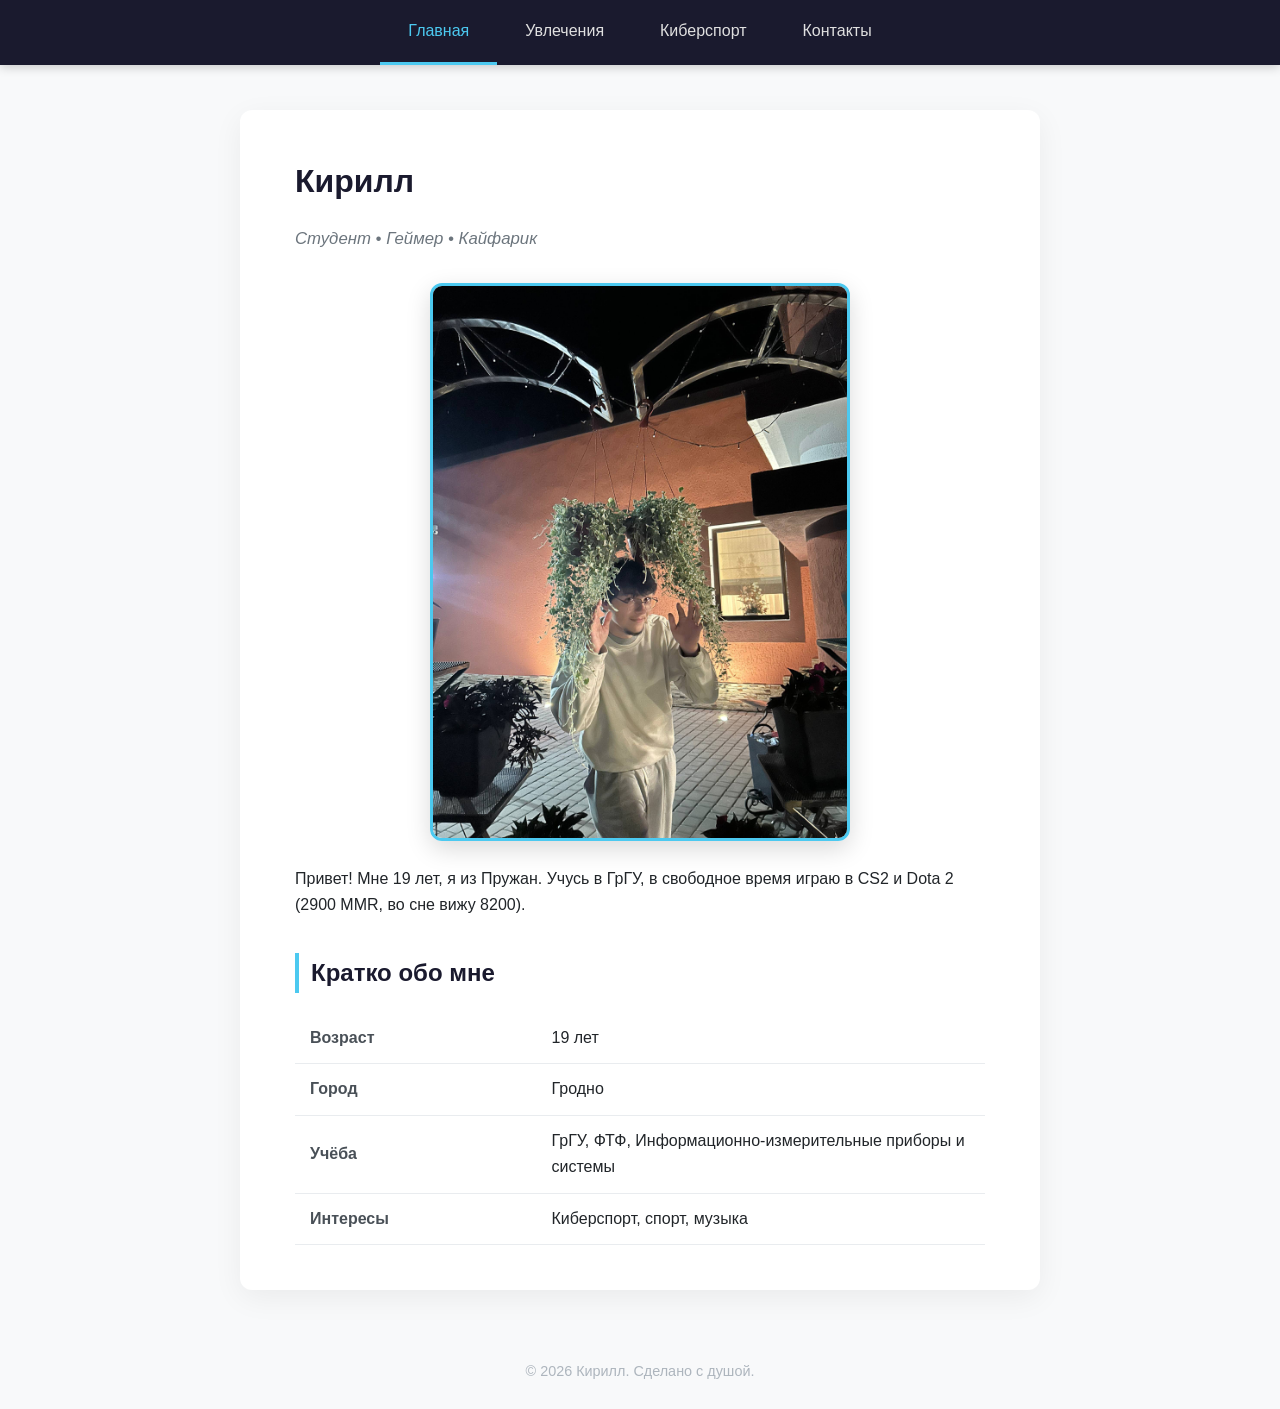
<file: index.html>
<!DOCTYPE html>
<html lang="ru">
<head>
    <meta charset="UTF-8">
    <meta name="viewport" content="width=device-width, initial-scale=1.0">
    <title>Главная</title>
    <link rel="stylesheet" href="style.css">
</head>
<body>

    <nav>
        <a href="index.html" class="active">Главная</a>
        <a href="skills.html">Увлечения</a>
        <a href="cyber.html">Киберспорт</a>
        <a href="contacts.html">Контакты</a>
    </nav>

    <div class="container">
        <h1>Кирилл</h1>
        <p class="subtitle">Студент • Геймер • Кайфарик</p>

        <img src="photo.jpg" alt="Кирилл" class="profile-photo">

        <p>Привет! Мне 19 лет, я из Пружан. Учусь в ГрГУ, в свободное время играю в CS2 и Dota 2 (2900 MMR, во сне вижу 8200).</p>

        <h2>Кратко обо мне</h2>
        <table>
            <tr>
                <td>Возраст</td>
                <td>19 лет</td>
            </tr>
            <tr>
                <td>Город</td>
                <td>Гродно</td>
            </tr>
            <tr>
                <td>Учёба</td>
                <td>ГрГУ, ФТФ, Информационно-измерительные приборы и системы</td>
            </tr>
            <tr>
                <td>Интересы</td>
                <td>Киберспорт, спорт, музыка</td>
            </tr>
        </table>
    </div>

    <footer>
        &copy; 2026 Кирилл. Сделано с душой.
    </footer>

</body>
</html>
</file>
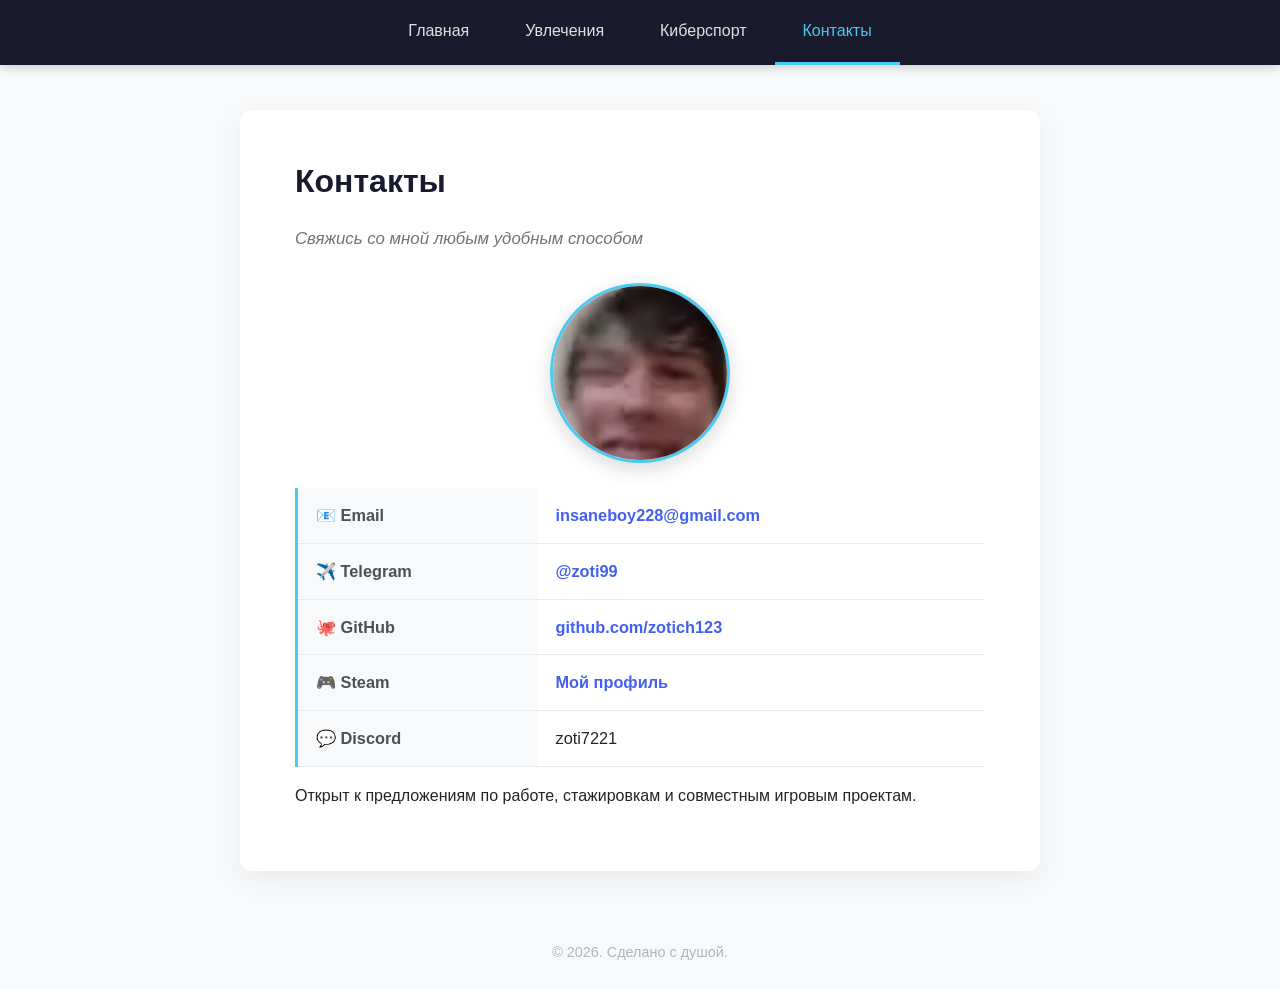
<file: contacts.html>
<!DOCTYPE html>
<html lang="ru">
<head>
    <meta charset="UTF-8">
    <meta name="viewport" content="width=device-width, initial-scale=1.0">
    <title>Контакты</title>
    <link rel="stylesheet" href="style.css">
</head>
<body>
    <nav>
        <a href="index.html">Главная</a>
        <a href="skills.html">Увлечения</a>
        <a href="cyber.html">Киберспорт</a>
        <a href="contacts.html" class="active">Контакты</a>
    </nav>
    <div class="container">
        <h1>Контакты</h1>
        <p class="subtitle">Свяжись со мной любым удобным способом</p>
        <img src="photo1.jpg" alt="Кирилл" class="avatar">
        <table class="contacts-table">
            <tr>
                <td>📧 Email</td>
                <td><a href="mailto:insaneboy228@gmail.com">insaneboy228@gmail.com</a></td>
            </tr>
            <tr>
                <td>✈️ Telegram</td>
                <td><a href="https://t.me/zoti99" target="_blank">@zoti99</a></td>
            </tr>
            <tr>
                <td>🐙 GitHub</td>
                <td><a href="https://github.com/zotich123" target="_blank">github.com/zotich123</a></td>
            </tr>
            <tr>
                <td>🎮 Steam</td>
                <td><a href="https://steamcommunity.com/profiles/76561199116857918/" target="_blank">Мой профиль</a></td>
            </tr>
            <tr>
                <td>💬 Discord</td>
                <td>zoti7221</td>
            </tr>
        </table>
        <p>Открыт к предложениям по работе, стажировкам и совместным игровым проектам.</p>
    </div>
    <footer>
        &copy; 2026. Сделано с душой.
    </footer>
</body>
</html>
</file>
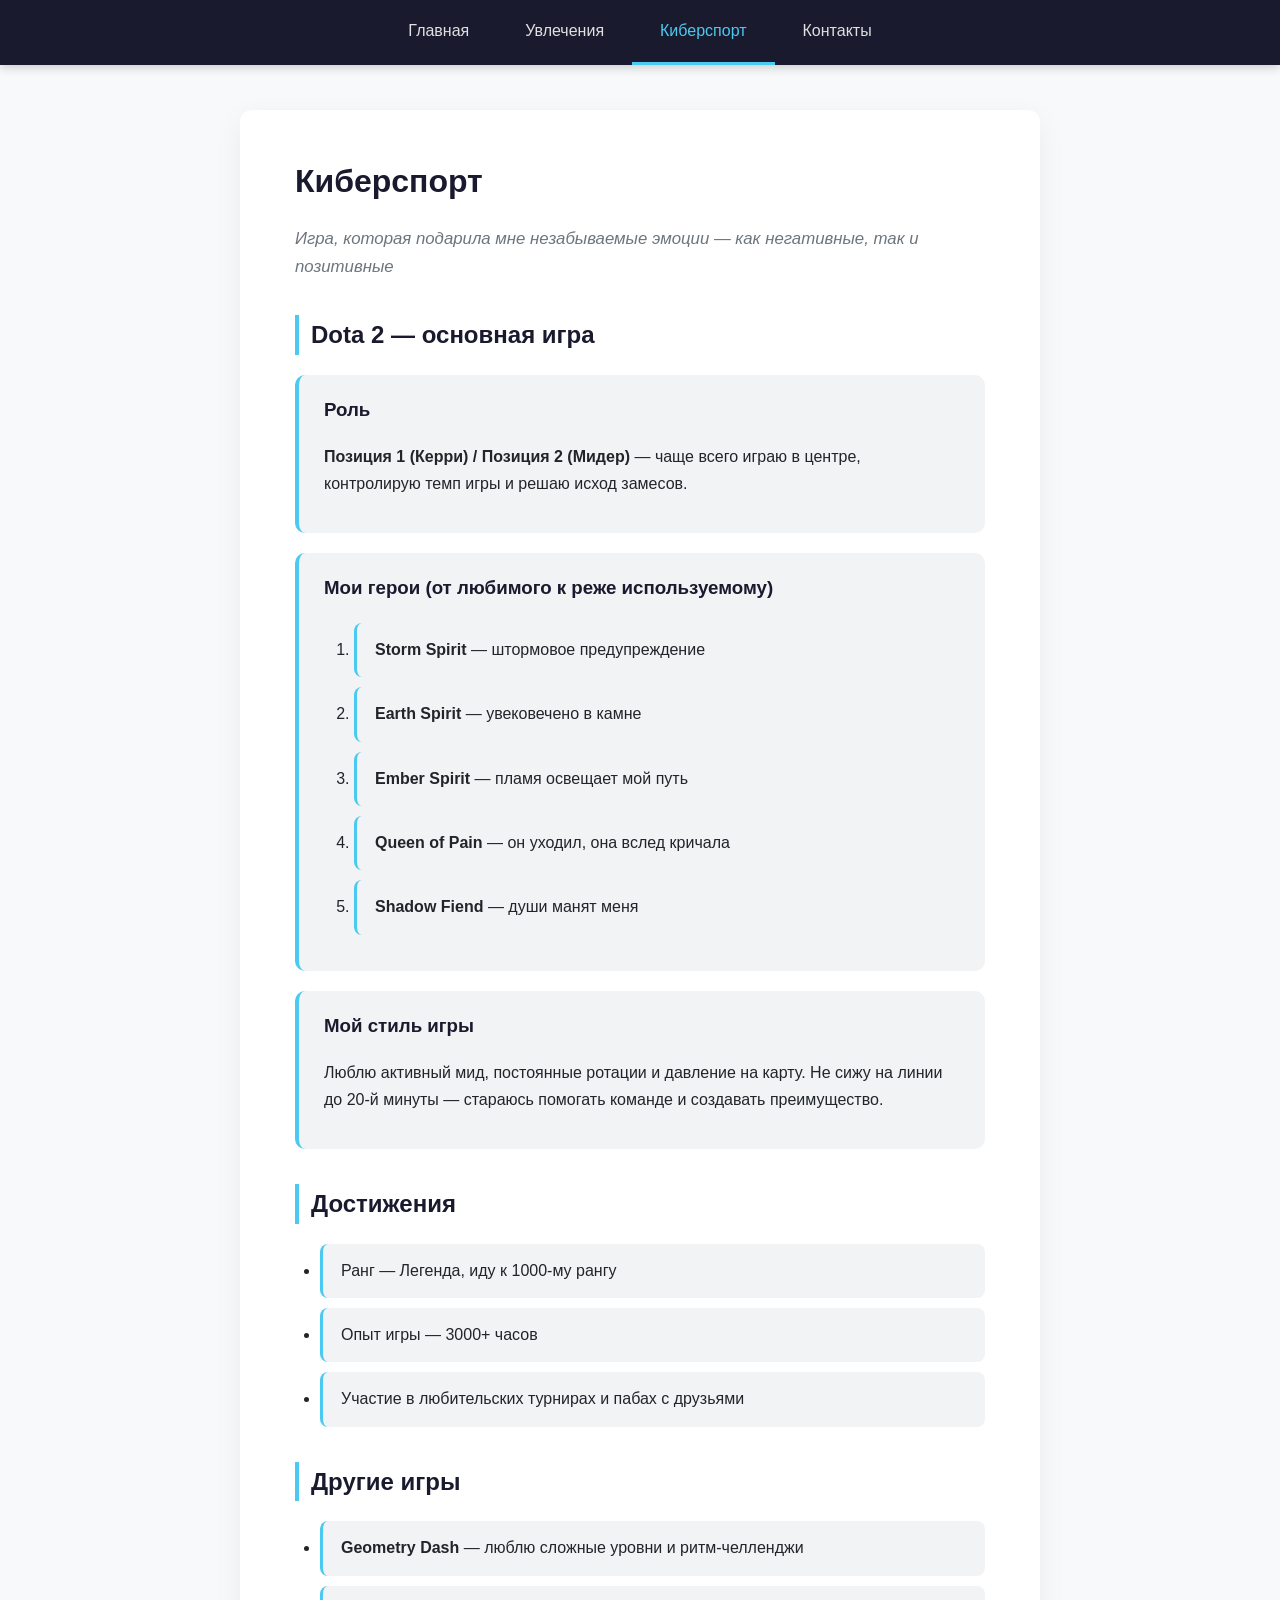
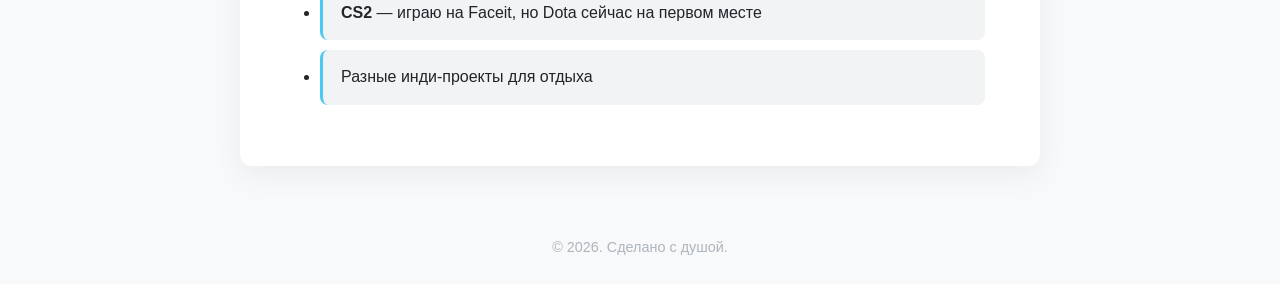
<file: cyber.html>
<!DOCTYPE html>
<html lang="ru">
<head>
    <meta charset="UTF-8">
    <meta name="viewport" content="width=device-width, initial-scale=1.0">
    <title>Киберспорт</title>
    <link rel="stylesheet" href="style.css">
</head>
<body>
    <nav>
        <a href="index.html">Главная</a>
        <a href="skills.html">Увлечения</a>
        <a href="cyber.html" class="active">Киберспорт</a>
        <a href="contacts.html">Контакты</a>
    </nav>
    <div class="container">
        <h1>Киберспорт</h1>
        <p class="subtitle">Игра, которая подарила мне незабываемые эмоции — как негативные, так и позитивные</p>
        <h2>Dota 2 — основная игра</h2>
        <div class="game-card">
            <h3>Роль</h3>
            <p><strong>Позиция 1 (Керри) / Позиция 2 (Мидер)</strong> — чаще всего играю в центре, контролирую темп игры и решаю исход замесов.</p>
        </div>
        <div class="game-card">
            <h3>Мои герои (от любимого к реже используемому)</h3>
            <ol class="styled-list numbered">
                <li><strong>Storm Spirit</strong> — штормовое предупреждение</li>
                <li><strong>Earth Spirit</strong> — увековечено в камне</li>
                <li><strong>Ember Spirit</strong> — пламя освещает мой путь</li>
                <li><strong>Queen of Pain</strong> — он уходил, она вслед кричала</li>
                <li><strong>Shadow Fiend</strong> — души манят меня</li>
            </ol>
        </div>
        <div class="game-card">
            <h3>Мой стиль игры</h3>
            <p>Люблю активный мид, постоянные ротации и давление на карту. Не сижу на линии до 20-й минуты — стараюсь помогать команде и создавать преимущество.</p>
        </div>
        <h2>Достижения</h2>
        <ul class="styled-list">
            <li>Ранг — Легенда, иду к 1000-му рангу</li>
            <li>Опыт игры — 3000+ часов</li>
            <li>Участие в любительских турнирах и пабах с друзьями</li>
        </ul>
        <h2>Другие игры</h2>
        <ul class="styled-list">
            <li><strong>Geometry Dash</strong> — люблю сложные уровни и ритм-челленджи</li>
            <li><strong>CS2</strong> — играю на Faceit, но Dota сейчас на первом месте</li>
            <li>Разные инди-проекты для отдыха</li>
        </ul>
    </div>
    <footer>
        &copy; 2026. Сделано с душой.
    </footer>

    <!-- Кнопка "наверх" -->
    <a href="#" id="scrollTopBtn" title="Наверх">↑</a>

    <script>
        const scrollBtn = document.getElementById('scrollTopBtn');

        window.addEventListener('scroll', () => {
            if (window.scrollY > 300) {
                scrollBtn.classList.add('show');
            } else {
                scrollBtn.classList.remove('show');
            }
        });

        scrollBtn.addEventListener('click', (e) => {
            e.preventDefault();
            window.scrollTo({ top: 0, behavior: 'smooth' });
        });
    </script>
</body>
</html>
</file>
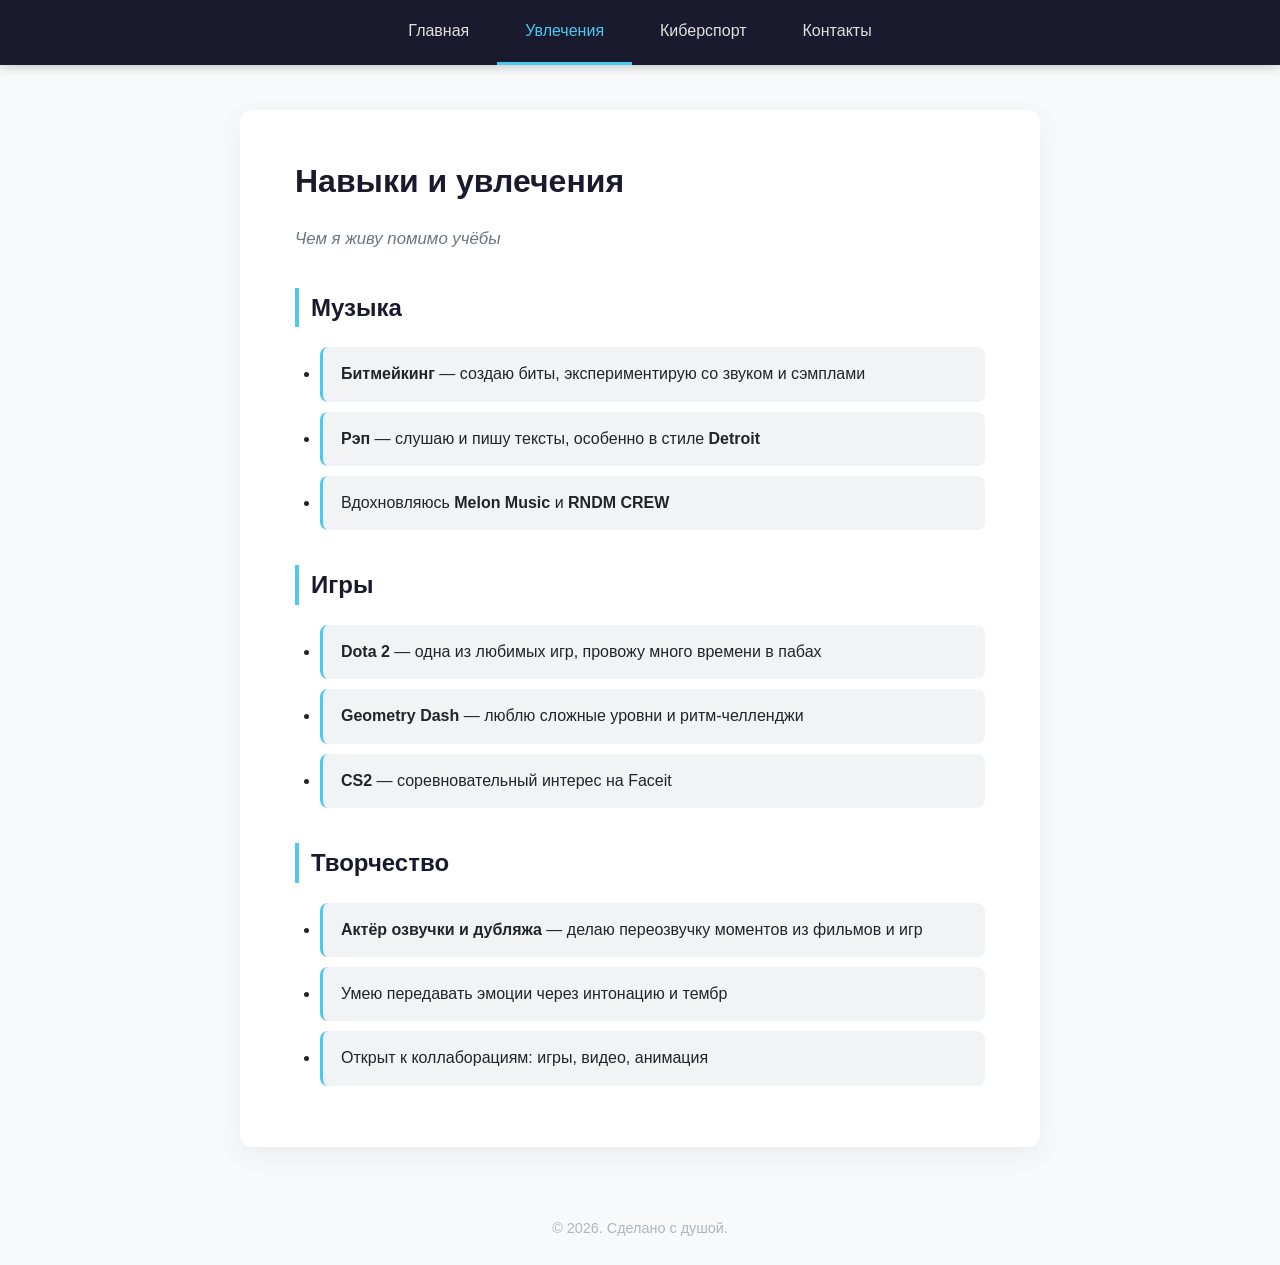
<file: skills.html>
<!DOCTYPE html>
<html lang="ru">
<head>
    <meta charset="UTF-8">
    <meta name="viewport" content="width=device-width, initial-scale=1.0">
    <title>Увлечения</title>
    <link rel="stylesheet" href="style.css">
</head>
<body>

    <nav>
        <a href="index.html">Главная</a>
        <a href="skills.html" class="active">Увлечения</a>
        <a href="cyber.html">Киберспорт</a>
        <a href="contacts.html">Контакты</a>
    </nav>

    <div class="container">
        <h1>Навыки и увлечения</h1>
        <p class="subtitle">Чем я живу помимо учёбы</p>

        <h2>Музыка</h2>
        <ul class="styled-list">
            <li><strong>Битмейкинг</strong> — создаю биты, экспериментирую со звуком и сэмплами</li>
            <li><strong>Рэп</strong> — слушаю и пишу тексты, особенно в стиле <strong>Detroit</strong></li>
            <li>Вдохновляюсь <strong>Melon Music</strong> и <strong>RNDM CREW</strong></li>
        </ul>

        <h2>Игры</h2>
        <ul class="styled-list">
            <li><strong>Dota 2</strong> — одна из любимых игр, провожу много времени в пабах</li>
            <li><strong>Geometry Dash</strong> — люблю сложные уровни и ритм-челленджи</li>
            <li><strong>CS2</strong> — соревновательный интерес на Faceit</li>
        </ul>

        <h2>Творчество</h2>
        <ul class="styled-list">
            <li><strong>Актёр озвучки и дубляжа</strong> — делаю переозвучку моментов из фильмов и игр</li>
            <li>Умею передавать эмоции через интонацию и тембр</li>
            <li>Открыт к коллаборациям: игры, видео, анимация</li>
        </ul>
    </div>

    <footer>
        &copy; 2026. Сделано с душой.
    </footer>

</body>
</html>
</file>
<file: style.css>
* {
    box-sizing: border-box;
}
body {
    font-family: 'Segoe UI', Arial, sans-serif;
    background-color: #f8f9fa;
    color: #212529;
    margin: 0;
    padding: 0;
    line-height: 1.65;
}
/* --- Навигация --- */
nav {
    background-color: #1a1a2e;
    display: flex;
    justify-content: center;
    flex-wrap: wrap;
    position: sticky;
    top: 0;
    z-index: 100;
    box-shadow: 0 2px 10px rgba(0,0,0,0.2);
}
nav a {
    color: #e0e0e0;
    text-decoration: none;
    padding: 18px 28px;
    font-weight: 500;
    transition: 0.25s;
    border-bottom: 3px solid transparent;
}
nav a:hover {
    color: #4cc9f0;
    background-color: #16213e;
}
nav a.active {
    color: #4cc9f0;
    border-bottom: 3px solid #4cc9f0;
}
/* --- Контейнер --- */
.container {
    max-width: 800px;
    margin: 45px auto;
    background: #ffffff;
    padding: 45px 55px;
    border-radius: 12px;
    box-shadow: 0 8px 30px rgba(0,0,0,0.06);
}
/* --- Заголовки --- */
h1 {
    color: #1a1a2e;
    margin: 0 0 5px 0;
    font-size: 2em;
}
.subtitle {
    color: #6c757d;
    font-style: italic;
    margin-bottom: 30px;
    font-size: 1.05em;
}
h2 {
    color: #1a1a2e;
    margin-top: 35px;
    border-left: 4px solid #4cc9f0;
    padding-left: 12px;
}
/* --- Таблица --- */
table {
    width: 100%;
    border-collapse: collapse;
    margin-top: 15px;
}
table td {
    padding: 12px 15px;
    border-bottom: 1px solid #e9ecef;
}
table td:first-child {
    font-weight: 600;
    color: #495057;
    width: 35%;
}
/* --- Неупорядоченный список (точки) --- */
.styled-list {
    list-style: disc;
    padding-left: 25px;
}
.styled-list li {
    background: #f1f3f5;
    padding: 14px 18px;
    margin-bottom: 10px;
    border-radius: 8px;
    border-left: 3px solid #4cc9f0;
    transition: 0.2s;
}
.styled-list li:hover {
    background: #e7f5ff;
    transform: translateX(4px);
}
/* --- Упорядоченный список (цифры) --- */
.styled-list.numbered {
    list-style: decimal;
    padding-left: 30px;
}
.styled-list.numbered li {
    background: #f1f3f5;
    padding: 14px 18px;
    margin-bottom: 10px;
    border-radius: 8px;
    border-left: 3px solid #4cc9f0;
    transition: 0.2s;
}
.styled-list.numbered li:hover {
    background: #e7f5ff;
    transform: translateX(4px);
}
/* --- Ссылки внутри списков --- */
.styled-list a {
    color: #4361ee;
    text-decoration: none;
    font-weight: 600;
    transition: 0.2s;
}
.styled-list a:hover {
    color: #4cc9f0;
    text-decoration: underline;
}
/* --- Карточки в киберспорте --- */
.game-card {
    background: #f1f3f5;
    padding: 20px 25px;
    border-radius: 10px;
    border-left: 4px solid #4cc9f0;
    margin-bottom: 20px;
}
.game-card h3 {
    margin-top: 0;
    color: #1a1a2e;
}
/* --- Фото на главной --- */
.profile-photo {
    display: block;
    max-width: 100%;
    width: 420px;
    height: auto;
    margin: 10px auto 25px auto;
    border-radius: 12px;
    box-shadow: 0 8px 25px rgba(0,0,0,0.15);
    border: 3px solid #4cc9f0;
}
/* --- Круглый аватар для контактов --- */
.avatar {
    display: block;
    width: 180px;
    height: 180px;
    object-fit: cover;
    border-radius: 50%;
    margin: 0 auto 25px auto;
    border: 3px solid #4cc9f0;
    box-shadow: 0 6px 20px rgba(0,0,0,0.15);
}
/* --- Подвал --- */
footer {
    text-align: center;
    padding: 25px;
    color: #adb5bd;
    font-size: 0.9em;
}

/* --- Кнопка "наверх" --- */
#scrollTopBtn {
    position: fixed;
    bottom: 30px;
    right: 30px;
    width: 50px;
    height: 50px;
    background-color: #1a1a2e;
    color: #4cc9f0;
    font-size: 24px;
    font-weight: bold;
    line-height: 50px;
    text-align: center;
    border-radius: 50%;
    text-decoration: none;
    box-shadow: 0 6px 20px rgba(0,0,0,0.25);
    opacity: 0;
    visibility: hidden;
    transform: translateY(20px);
    transition: all 0.3s ease;
    z-index: 200;
}
#scrollTopBtn.show {
    opacity: 1;
    visibility: visible;
    transform: translateY(0);
}
#scrollTopBtn:hover {
    background-color: #4cc9f0;
    color: #1a1a2e;
    transform: translateY(-4px);
    box-shadow: 0 10px 25px rgba(76, 201, 240, 0.5);
}

/* --- Таблица контактов --- */
.contacts-table {
    width: 100%;
    border-collapse: collapse;
    margin-top: 20px;
}
.contacts-table td {
    padding: 14px 18px;
    border-bottom: 1px solid #e9ecef;
    font-size: 1.02em;
}
.contacts-table td:first-child {
    font-weight: 600;
    color: #495057;
    width: 35%;
    background: #f8f9fa;
    border-left: 3px solid #4cc9f0;
    border-radius: 8px 0 0 8px;
}
.contacts-table td:last-child {
    background: #ffffff;
    border-radius: 0 8px 8px 0;
}
.contacts-table tr {
    transition: 0.2s;
}
.contacts-table tr:hover td {
    background: #e7f5ff;
}
.contacts-table a {
    color: #4361ee;
    text-decoration: none;
    font-weight: 600;
    transition: 0.2s;
}
.contacts-table a:hover {
    color: #4cc9f0;
    text-decoration: underline;
}
</file>
